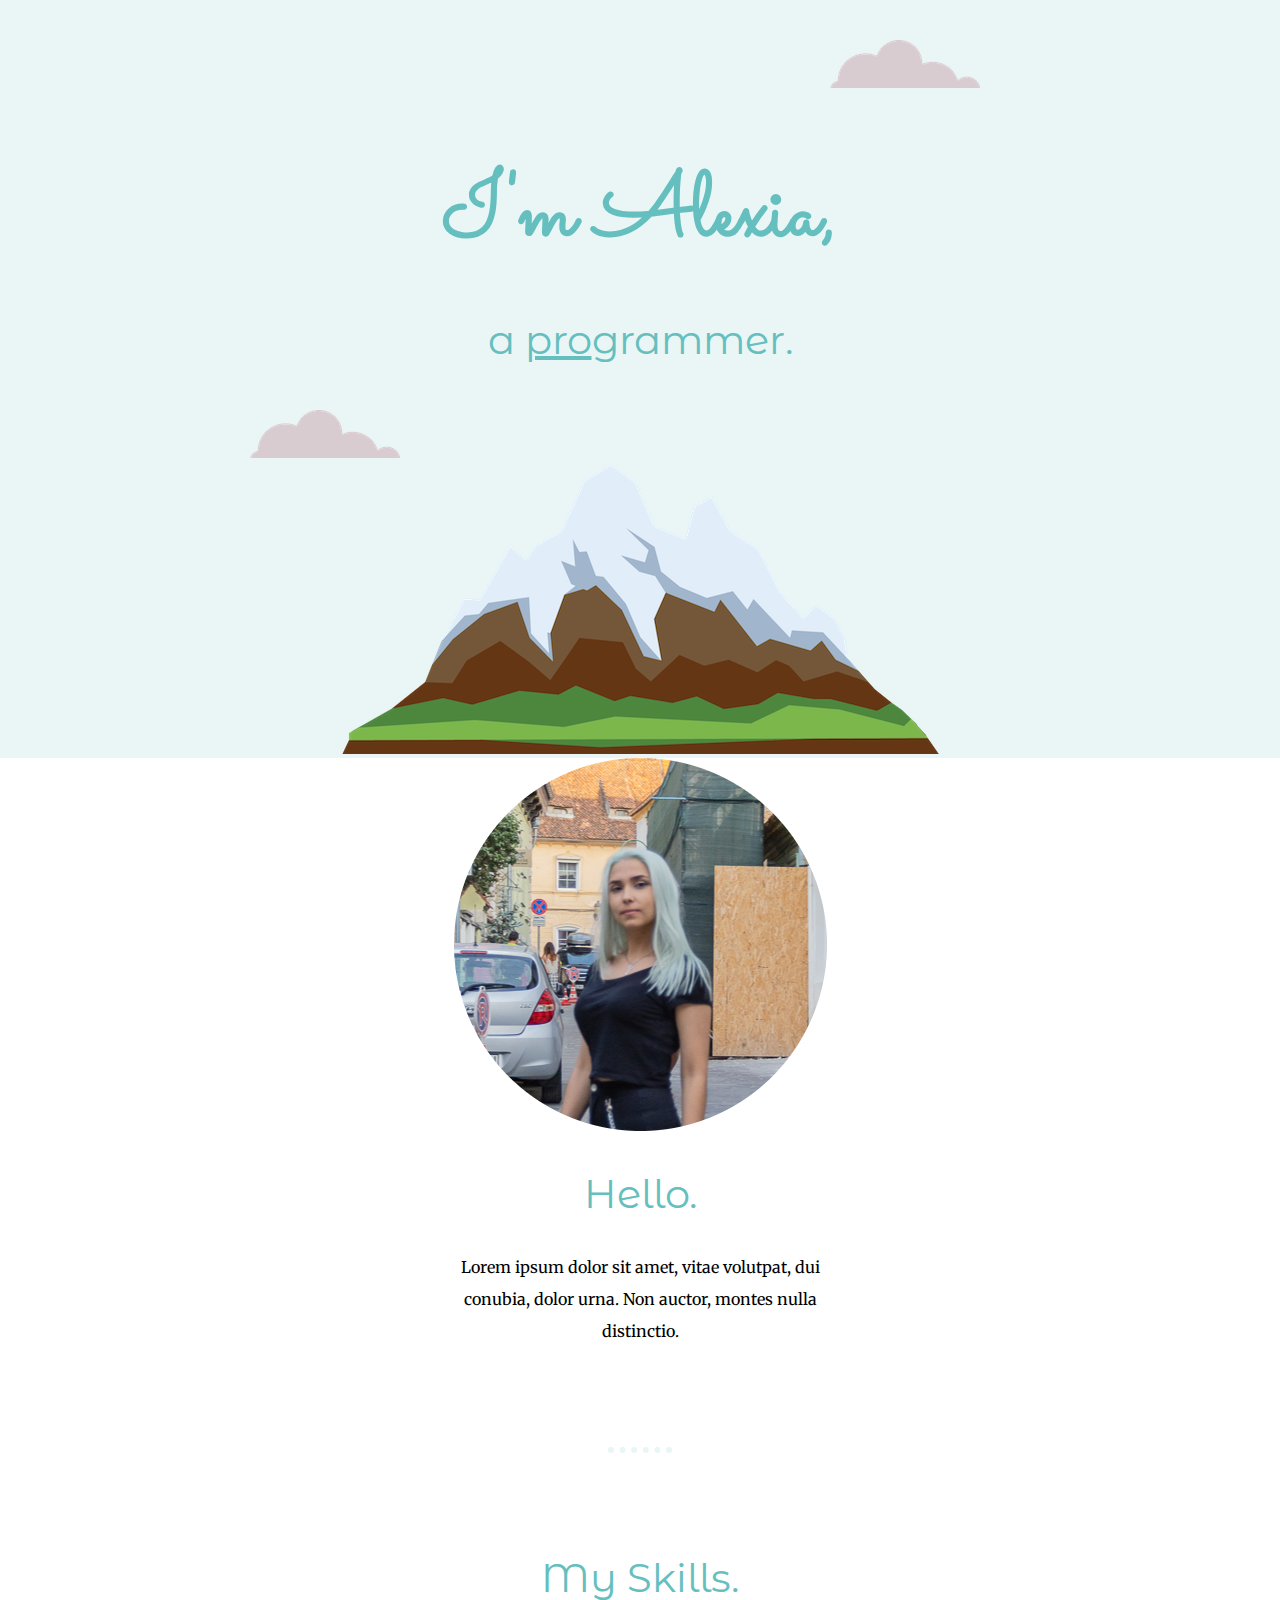
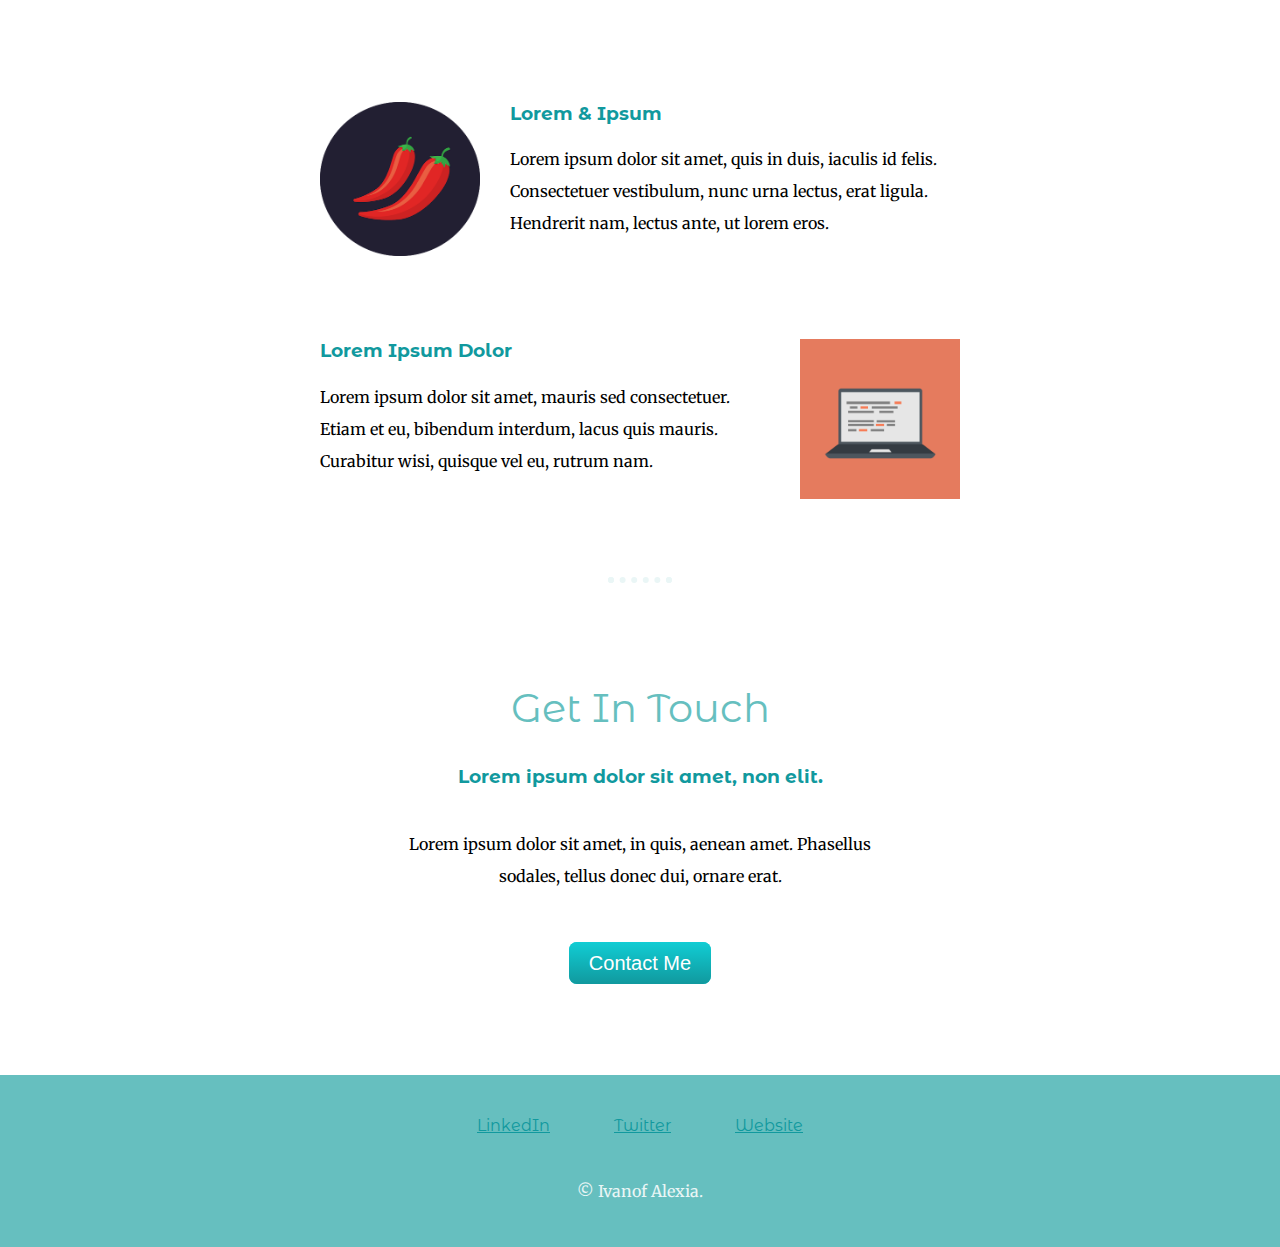
<file: index.html>
<!DOCTYPE html>
<html lang="en" dir="ltr">

<head>
  <meta charset="utf-8">
  <title>Ivanof Alexia</title>
  <link rel="stylesheet" href="css/styles.css">
  <link rel="icon" href="favicon.ico">
<!-- writing google fonts -->
<link rel="preconnect" href="https://fonts.googleapis.com">
<link rel="preconnect" href="https://fonts.gstatic.com" crossorigin>
<link href="https://fonts.googleapis.com/css2?family=Sacramento&display=swap" rel="stylesheet">

<link rel="preconnect" href="https://fonts.googleapis.com">
<link rel="preconnect" href="https://fonts.gstatic.com" crossorigin>
<link href="https://fonts.googleapis.com/css2?family=Merriweather&family=Sacramento&display=swap" rel="stylesheet">

<link rel="preconnect" href="https://fonts.googleapis.com">
<link rel="preconnect" href="https://fonts.gstatic.com" crossorigin>
<link href="https://fonts.googleapis.com/css2?family=Merriweather&family=Montserrat+Alternates&family=Sacramento&display=swap" rel="stylesheet">

</head>

<body>

  <!-- content division element = div -->
  <div class="top">
    <img class="top-cloud"src="images/cloud.png" alt="Cloud">
    <h1> I'm Alexia, </h1>
    <!-- SPAN isn't a BLOCK DISPLAY element, like p (paragraph) -->
    <!-- Inline elements: <span>, <img>, anchors <a> -->
    <h2> a <span class="pro">pro</span>grammer. </h2>
    <img class="bottom-cloud"src="images/cloud.png" alt="Cloud">
    <img src="images/mountain.png" alt="Mountain">
  </div>

  <div class="middle">
    <div class="profile">
      <img src="images/Me2.png" alt="">
      <h2>Hello.</h2>
      <p class="desc">Lorem ipsum dolor sit amet, vitae volutpat, dui conubia, dolor urna. Non auctor, montes nulla distinctio.</p>
    </div>

    <hr>

    <div class="skills">
      <h2>My Skills.</h2>
      <div class="skill-row">
        <img class="chillies" src="images/chillies.png" alt="">
        <h3>Lorem & Ipsum</h3>
        <p class="skill-description">Lorem ipsum dolor sit amet, quis in duis, iaculis id felis. Consectetuer vestibulum, nunc urna lectus, erat ligula. Hendrerit nam, lectus ante, ut lorem eros.</p>
      </div>

      <div class="skill-row">
        <img class="computer" src="images/computer.png" alt="">
        <h3>Lorem Ipsum Dolor</h3>
        <p class="skill-description2">Lorem ipsum dolor sit amet, mauris sed consectetuer. Etiam et eu, bibendum interdum, lacus quis mauris. Curabitur wisi, quisque vel eu, rutrum nam.</p>
      </div>
    </div>



    <hr>
    <div class="contact-me">
      <h2>Get In Touch</h2>
      <h3>Lorem ipsum dolor sit amet, non elit.</h3>
      <p class="desc2">Lorem ipsum dolor sit amet, in quis, aenean amet. Phasellus sodales, tellus donec dui, ornare erat.</p>
      <a class="btn" href="mailto:alexiaivanof@email.com">Contact Me</a>
    </div>
  </div>
  <div class="bottom">
    <a class="footer-link" href="https://www.linkedin.com/">LinkedIn</a>
    <a class="footer-link" href="https://twitter.com/">Twitter</a>
    <a class="footer-link" href="https://www.appbrewery.co/">Website</a>
    <p class="copyright">© Ivanof Alexia.</p>
  </div>
</body>

</html>
</file>
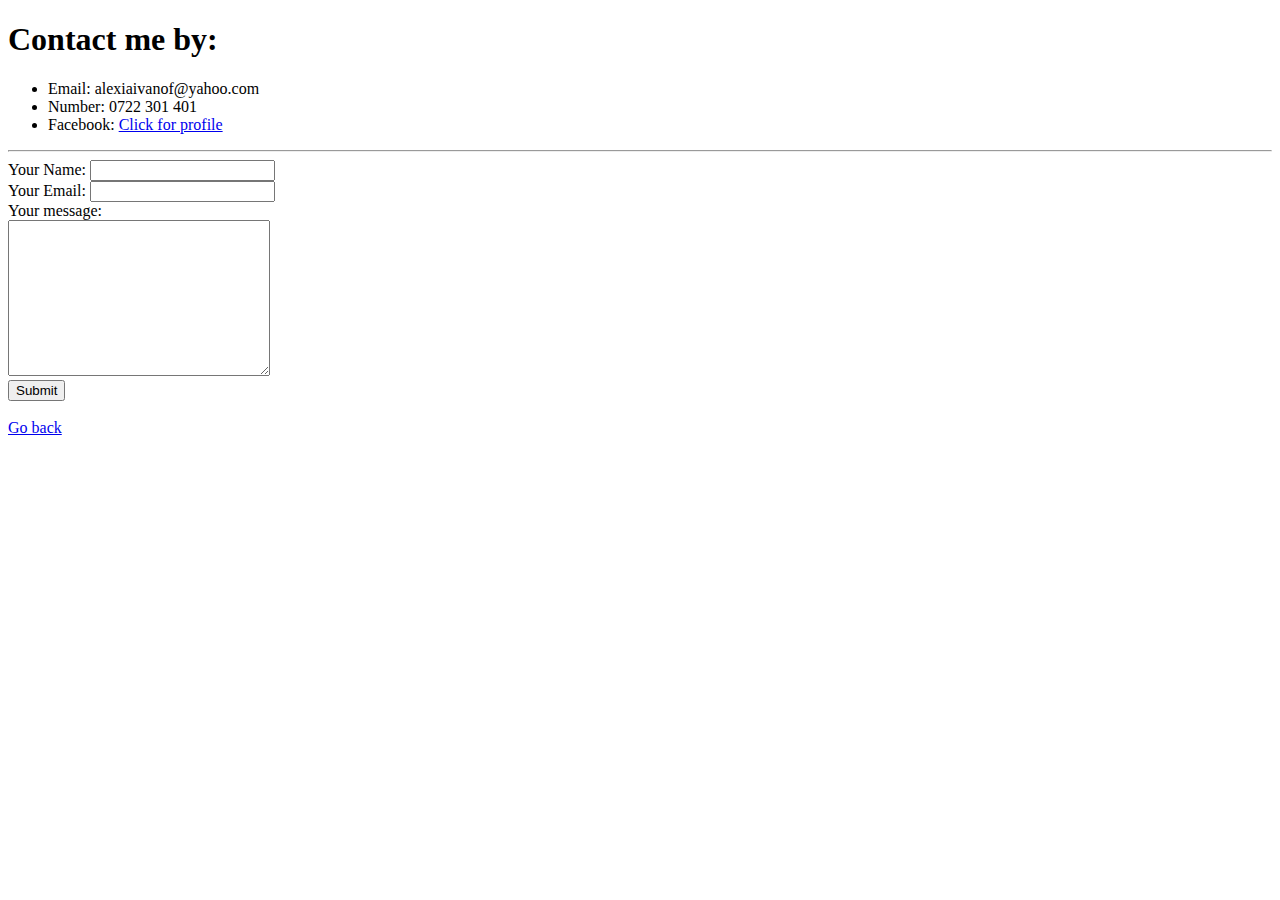
<file: contact.html>
<!DOCTYPE html>
<html lang="en" dir="ltr">
  <head>
    <meta charset="utf-8">
    <title></title>
  </head>
  <body>
    <h1> Contact me by: </h1>
    <ul>
      <li> Email: alexiaivanof@yahoo.com </li>
      <li> Number: 0722 301 401</li>
      <li> Facebook: <a href="https://www.facebook.com/alexia.ivanof"> Click for profile </a> </li>
    </ul>
<hr/>
<!-- FORM -->
<form action="mailto:alexiaivanof@yahoo.com" method="post" enctype="text/plain">
  <!-- text/plain o sa imi arate text normal , fara semne ciudate -->
  <label> Your Name: </label>
  <input type="text" name="yourName" value=""> </br>
  <label>Your Email: </label>
  <input type="email" name="yourEmail" value=""> </br>
  <label> Your message: </label> </br>
  <textarea name="yourMessage" rows="10" cols="30"></textarea>
  <!-- <label> Do you want to sign up for the email list?</label>
  <input type="checkbox" name="" value=""> -->
  </br>
  <input type="submit" name="">
</form>

  </br>
    <a href="index.html">Go back</a>
  </body>
</html>
</file>
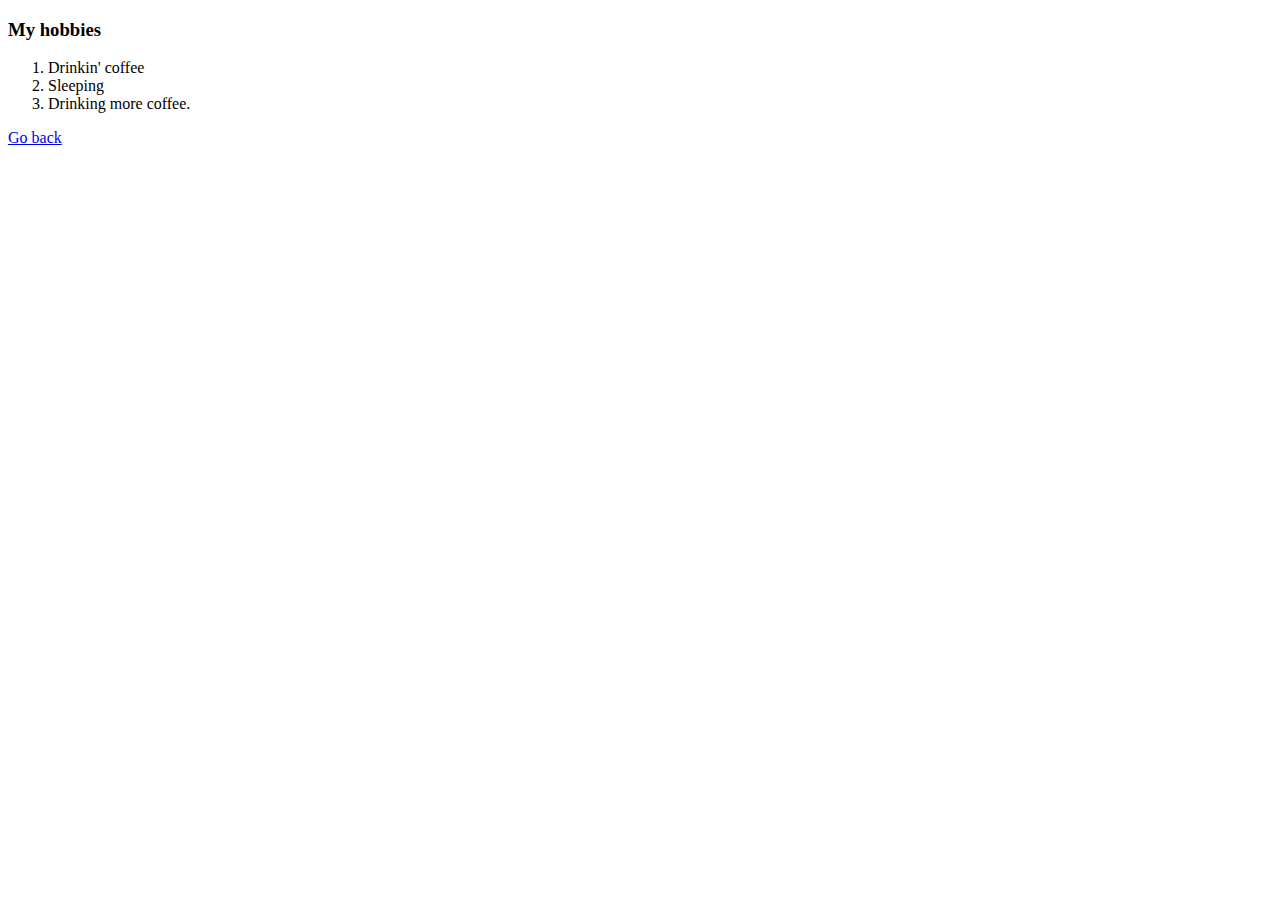
<file: hobbies.html>
<!DOCTYPE html>
<html lang="en" dir="ltr">
  <head>
    <meta charset="utf-8">
    <title> My hobbies </title>
  </head>
  <body>
    <h3> My hobbies </h3>
    <ol>
      <li> Drinkin' coffee </li>
      <li> Sleeping </li>
      <li> Drinking more coffee. </li>
    </ol>

    <a href="index.html">Go back</a>
  </body>
</html>
</file>
<file: css/styles.css>
/* div{
  background-color: #CDFCF6;
} */
h1{
  margin: 50px auto 0 auto;
  font-family: 'Sacramento', cursive;
  /* we want 90px and 100% = 16px */
  /* OR 5.625rem => the font size doesn't stack , remains this  */
  /* OR 5.625em => it stacks */
  /* OR static way: 90px doesn't stack, depends on priority*/
  font-size: 562.5%;
  color: #66BFBF;

}
h2{
  font-family: 'Montserrat Alternates', sans-serif;
  /* 40px */
  font-size: 2.5rem;
  color: #66BFBF;
  font-weight: normal;

}
h3{
  color: #11999E;
  font-family: 'Montserrat Alternates', sans-serif;
}
body{
  margin:0;
  text-align: center;
  font-family: 'Merriweather', serif;
}
p{
  line-height: 2;
}
.top{
  background-color: #EAF6F6;
  position: relative;
  padding-top: 100px;
}
.middle{


}

.bottom{
   background-color: #66BFBF;
   margin-top: 100px;
   padding: 40px;
}

.footer-link{
  font-family: 'Montserrat Alternates', sans-serif;
  color: #11999E;
  padding: 30px;
}
.footer-link:hover{
  color: #EAF6F6;
}
.copyright{
  color: #EAF6F6;
  margin-bottom: 0px;
  margin-top: 40px;
}

.pro{
  text-decoration: underline;
}

.top-cloud{
  position: absolute;
  right: 300px;
  top: 40px;
}

.bottom-cloud{
  position: absolute;
  left: 250px;
  bottom:300px;
}
.skill-row{
  width: 50%;
  /* margin: auto makes the skills to be in the center again , bc width=50% moves */
  /* them on the first half of the page */
  margin: 100px auto 100px auto;
  text-align: left;
}
.chillies{
  width:25%;
  float: left;
  margin-right: 30px;
}
.computer{
  width:25%;
  float: right;
  margin-left: 30px;
}
/* CLEAR= opposite of FLOAT */
/* .skill-description{
  clear: left;
}
.skill-description2{
  clear: right;
} */
hr {
  border: dotted #EAF6F6 6px;
  border-bottom: none;
  /* background-color: black; */
  width: 4%;
  margin: 100px auto;
}
.desc{
    width: 30%;
    margin: auto;
}
.desc2{
    width: 40%;
    margin: 40px auto 60px;
}

.btn {
  background: #11cdd4;
  background-image: -webkit-linear-gradient(top, #11cdd4, #11999e);
  background-image: -moz-linear-gradient(top, #11cdd4, #11999e);
  background-image: -ms-linear-gradient(top, #11cdd4, #11999e);
  background-image: -o-linear-gradient(top, #11cdd4, #11999e);
  background-image: linear-gradient(to bottom, #11cdd4, #11999e);
  -webkit-border-radius: 8;
  -moz-border-radius: 8;
  border-radius: 8px;
  text-shadow: 15px 30px 0px 11cdd4;
  font-family: Arial;
  color: #ffffff;
  font-size: 20px;
  padding: 10px 20px 10px 20px;
  text-decoration: none;
}

.btn:hover {
  background: #30e3cb;
  background-image: -webkit-linear-gradient(top, #30e3cb, #2bc4ad);
  background-image: -moz-linear-gradient(top, #30e3cb, #2bc4ad);
  background-image: -ms-linear-gradient(top, #30e3cb, #2bc4ad);
  background-image: -o-linear-gradient(top, #30e3cb, #2bc4ad);
  background-image: linear-gradient(to bottom, #30e3cb, #2bc4ad);
  text-decoration: none;
}
</file>
